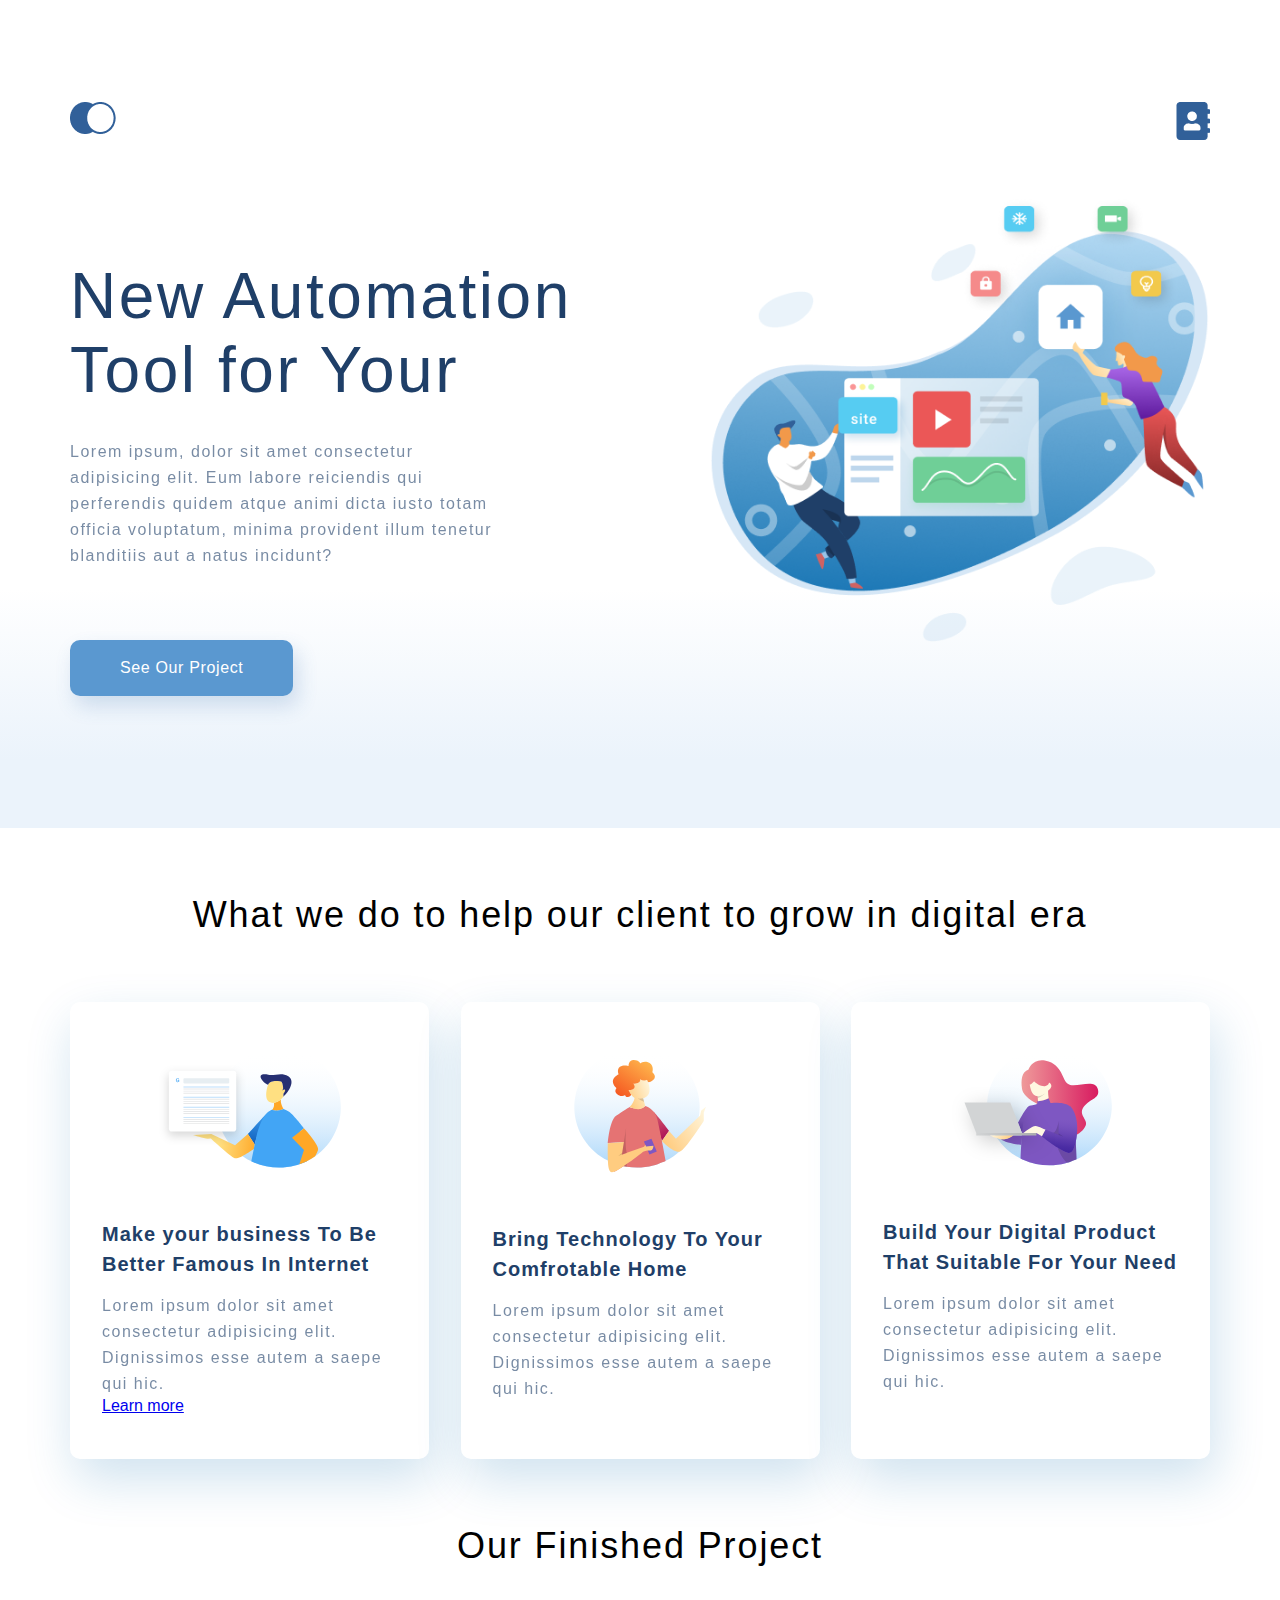
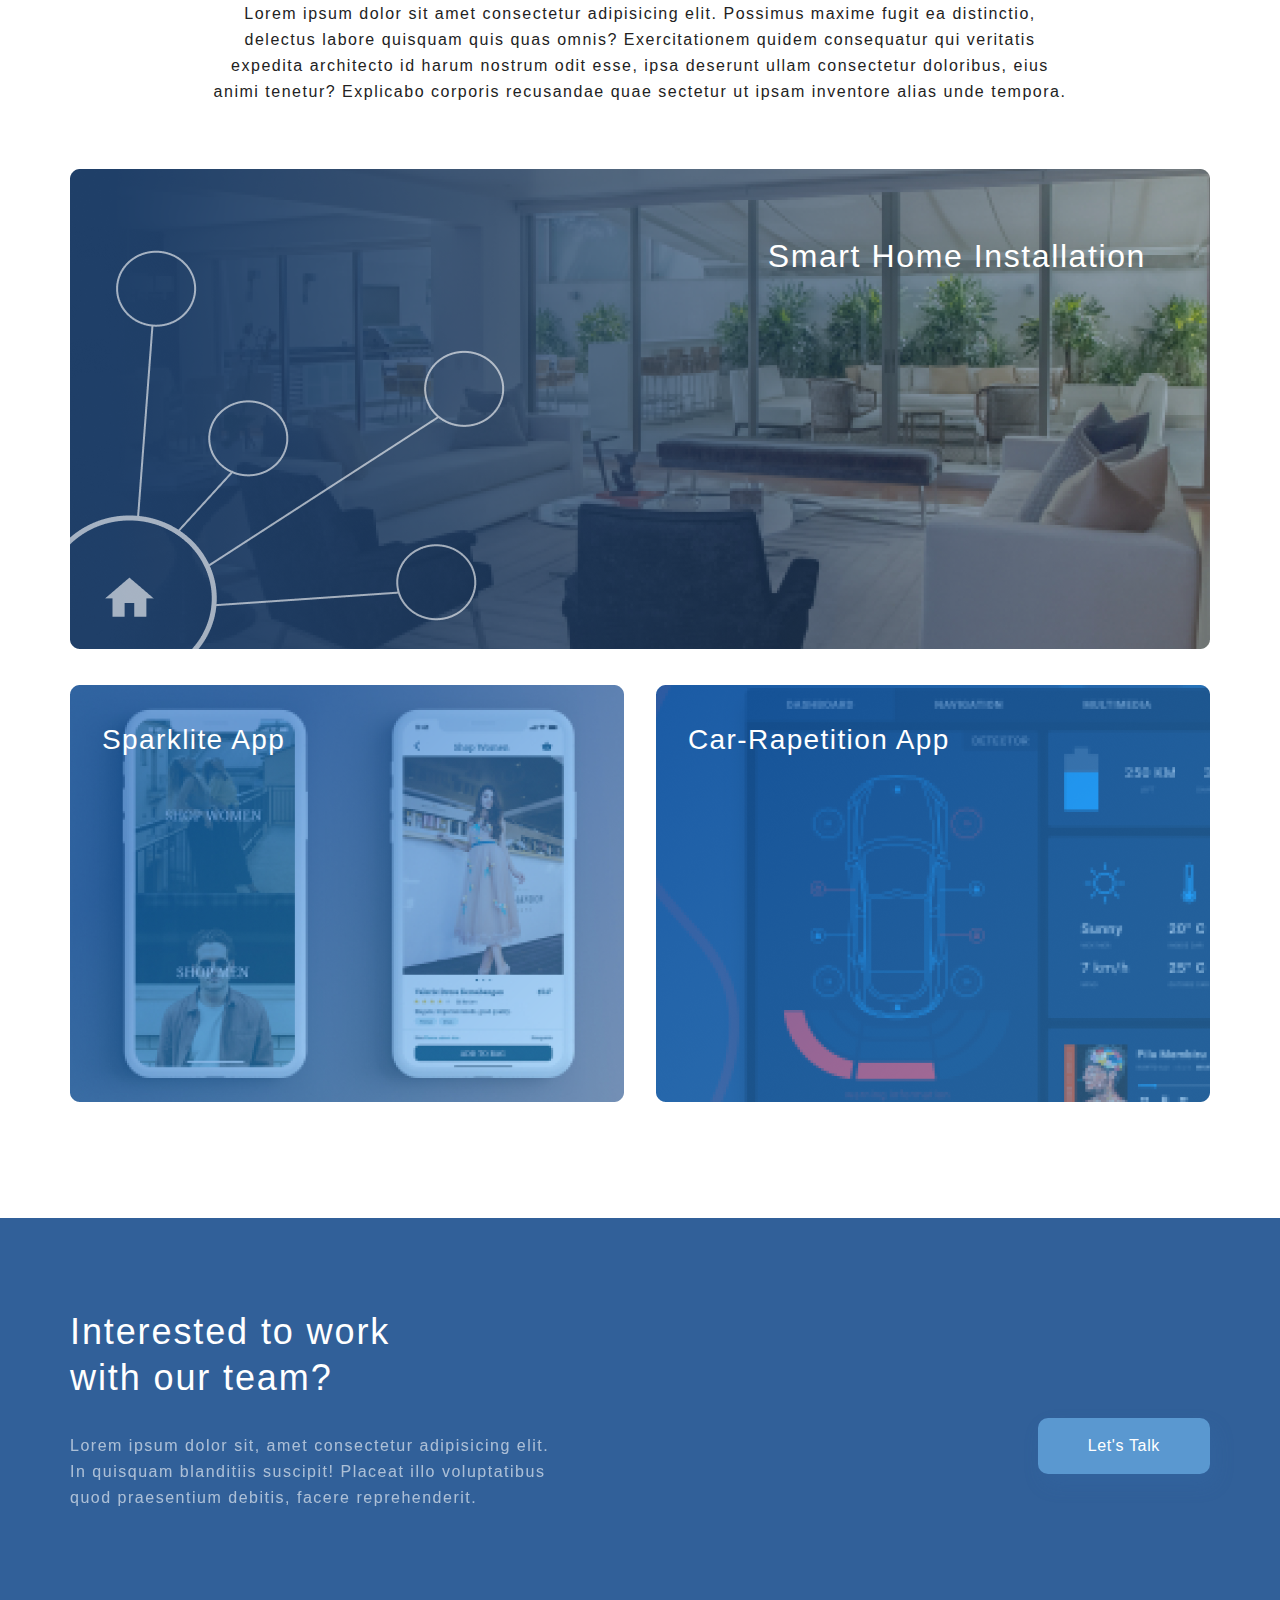
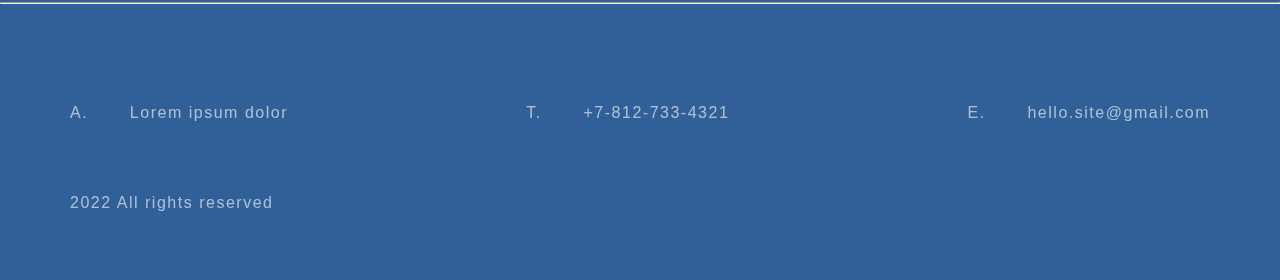
<file: HW008/index.html>
<!DOCTYPE html>
<html lang="en">

<head>
    <meta charset="UTF-8">
    <meta http-equiv="X-UA-Compatible" content="IE=edge">
    <meta name="viewport" content="width=device-width, initial-scale=1.0">
    <link rel="stylesheet" href="style.css">
    <title>Index</title>
</head>

<body>

    <div class="top">
        <div class="container top_box">
            <ul class="header">
                <li> <a href="index.html"><img src="img/logo.png" alt="logo"></a></li>
                <li> <a href="contacts.html"><img src="img/contact.png" alt=" contacts"></a></li>
            </ul>
            <div class="top_info">
                <h1 class="top_heading">New Automation Tool for Your </h1>
                <p class="text top_text">Lorem ipsum, dolor sit amet consectetur adipisicing elit.
                    Eum labore reiciendis qui perferendis quidem atque animi dicta iusto totam
                    officia voluptatum, minima provident illum tenetur blanditiis aut a natus incidunt?
                </p>
                <a href="" class="top_button">See Our Project</a>
            </div>
        </div>

    </div>


    <div class="what-we-do container">
        <h3 class="heading">What we do to help our client to grow in digital era</h3>
        <div class="card-box">
            <div class="card">
                <img class="card_img" src="img/card-1.svg" alt="card1">
                <h4 class="heading-mini">Make your business To Be Better Famous In Internet</h4>
                <p class="text">Lorem ipsum dolor sit amet consectetur adipisicing elit. Dignissimos esse autem a saepe
                    qui hic.
                </p>
                <a class="card_link" href="#">Learn more</a>
            </div>
            <div class="card">
                <img class="card_img" src="img/card-2.svg" alt="card2">
                <h4 class="heading-mini">Bring Technology To Your Comfrotable Home</h4>
                <p class="text">Lorem ipsum dolor sit amet consectetur adipisicing elit. Dignissimos esse autem a saepe
                    qui hic.
                </p>
            </div>
            <div class="card">
                <img class="card_img" src="img/card-3.svg" alt="card3">
                <h4 class="heading-mini">Build Your Digital Product That Suitable For Your Need</h4>
                <p class="text">Lorem ipsum dolor sit amet consectetur adipisicing elit. Dignissimos esse autem a saepe
                    qui hic.
                </p>
            </div>
    </div>
    </div>
    <div class="project container">
        <h3 class="heading">Our Finished Project</h3>
        <p class="text text_project">Lorem ipsum dolor sit amet consectetur adipisicing elit. 
            Possimus maxime fugit ea distinctio, delectus labore quisquam quis quas omnis? 
            Exercitationem quidem consequatur qui veritatis expedita architecto id harum nostrum odit esse, 
            ipsa deserunt ullam consectetur doloribus, eius animi tenetur? Explicabo corporis recusandae quae
            sectetur ut ipsam inventore alias unde tempora.
        </p>
        <div class="project_item">
            <img class="project_img" src="img/project-1.png" alt="photo">
            <p class="project_text">Smart Home Installation</p>
        </div>
        <div class="project_parent">
            <div class="project_item  project_item_margin">
                <img class="project_img"  src="img/project-2.png" alt="photo">
                <p class="project_text2">Sparklite App</p>
            </div>
            <div class="project_item">
                <img  class="project_img" src="img/project-3.png" alt="photo">
                <p class="project_text2">Car-Rapetition App</p>
            </div>
        </div> 
    </div>






     <div class="footer">
        <div class="container">
            <div class="footer_top">
                <div class="footer_text">
                    <h3 class="heading footer_heading">Interested to work with our team?</h3>
                    <p class="text  footer_par">Lorem ipsum dolor sit, amet consectetur adipisicing elit. 
                        In quisquam blanditiis suscipit! Placeat illo voluptatibus quod praesentium debitis,
                        facere reprehenderit.
                    </p>
                </div>
                <a href="" class="bottom_button">Let's Talk</a>
            </div>
        </div>    
            <hr>
        <div class="container">  
            <div class="footer_bottom">
                <ul class="footer_info">
                    <li class="text  footer_par">A. &nbsp; &nbsp; &nbsp; Lorem ipsum dolor</li>
                    <li class="text  footer_par">T. &nbsp; &nbsp; &nbsp; +7-812-733-4321</li>
                    <li class="text  footer_par">E. &nbsp; &nbsp; &nbsp; hello.site@gmail.com</li>
                </ul>

                <div class="footer_copy">
                    <p class="text white">2022 All rights reserved</p>
                </div>
            </div>
       
        </div>

    </div>
 











</body>

</html>
</file>
<file: HW008/style.css>
* {
    margin: 0;
    padding: 0;
 
    }
body{
    font-family: sans-serif;
   
}
.container{
    max-width:1140px;
    margin:0 auto;
   
}
.card-box {
    display:flex;
  
        display: flex;
      
        justify-content:space-between;
        padding: 64px 0;
  
   
}
.card{
    width:359px;
    padding:44px 32px ;
    box-sizing: border-box;
    background: #FFF;
    box-shadow: 5px 20px 50px rgba(16, 112, 177, 0.2);
    border-radius: 10px;
    display: flex;
    flex-direction: column;

}
.top{
    min-height: 768px;
    background: linear-gradient(0deg, #EBF3FB 8.84%, rgba(152, 195, 232, 0) 31.12%);
}
.header{
    display: flex;
    flex-wrap: wrap;
    justify-content:space-between;
    list-style-type: none;
    padding-top:42px;
}
.top_box{
    display:flex;
    flex-direction:column ;
    height:100%;
   
}
.top_heading{
    font-size: 64px;
    color: #1f3f68;
    width:510px;
    font-weight: 300;
    line-height: 74px;
    letter-spacing: 0.04em;
    margin-bottom: 32px;

}
.top_info{
    padding-top: 115px;
    flex-grow: 1;
    background-image:url(img/top_back.png) ;
    background-repeat: no-repeat;
    background-position: right center;
    background-size: 44%;
}

.top_text{
    width:425px;
}
.top_button, .bottom_button {
    font-size: 16px;
    line-height: 26px;
    text-align: center;
    letter-spacing: 0.04em;
    color: #FFFFFF;
    background: #5A98D0;
    box-shadow: 5px 10px 20px rgba(53, 110, 173, 0.2);
    border-radius: 10px;
    padding: 15px 50px;
    text-decoration: none;
    display: inline-block;
    margin-top: 71px;
    box-sizing: border-box;
}



.text{
    font-size: 1em;
    line-height: 26px;
    color:#1f3f68;
    letter-spacing: 0.04cm;
    opacity: 0.6;
}
.text_project{
    width: 75%;
    margin: 32px auto 64px;
    color:#222;
    opacity:1;
    text-align: center;
}
.what-we-do{
    padding-top: 64px;
 
}
.heading{
    font-size: 36px;
    text-align: center;
    font-weight: 300;
    line-height: 46px;
    letter-spacing: 0.05cm;

}
.heading-mini{
    font-size: 20px;
    line-height: 30px;
    color:#1f3f68;
    letter-spacing: 0.05em;
    margin-bottom: 14px;

}
.main{
    display: flex;
}
.project{
    margin-bottom: 112px;
}
 .project_parent{
    display: flex;
    justify-content: space-between;
    margin-top: 32px;

} 

.project_item{
    position: relative;
     flex-grow: 1; 

}
 .project_item_margin{
    margin-right:32px;
} 
.project_img{
    width:100%;
}
.project_text{
    position: absolute;
    font-size: 32px;
    line-height: 46px;
    letter-spacing: 0.05em;
    color: #FFF;
    top: 64px;
    right: 64px;

}


.project_text2{
    position: absolute;
    font-size: 28px;
    line-height: 46px;
    letter-spacing: 0.05em;
    color: #FFF;
    top: 32px;
    left:32px;

}

.input-text{
    width:410px;
    height: 70px;
    margin-top: 8px;
    margin-bottom: 30px;
    border: 1px solid #356ead;
    box-sizing: border-box;
    border-radius: 10px;
    opacity: 0.4;
}
.area{
    height: 140px; 
}
.button-submit{
    width:410px;
    height:70px;
    margin-top:70px;
    background: #5a98d0;
    box-shadow: 5px 20px 50px rgba(16,112,177,0.2);
    border-radius: 10px;
    font-weight: 500;
    font-size: 1em;
    line-height: 26px;
    text-align: center;
    color: #fff;
    text-transform: uppercase;
}

.card-holder2{

    padding: 78px 0 96px;
    display: flex;
    justify-content: space-around ; 
}




.c-card{
    width: 510px;
    height: 800px;
    background: #FFFFFF;
    box-shadow: 5px 10px 50px rgba(16, 112, 177, 0.2);
    border-radius: 10px;
    box-sizing: border-box;
    display: flex;
    flex-direction: column;
    padding:0 35px;
}
.card_img{
    align-self: center;
    margin-bottom: 51px;
}

.ucase{
    text-transform: uppercase;
    margin-top: 40px;
    margin-bottom: 24px;
}
.contacts-info{
    box-shadow:none;
}
.contact_detail2{
    list-style-type: none;
}
.map{
    width:90%;
    margin: 0 auto;
}
.crd_data{
    margin-bottom:16px ;
    font-size: 1em;
    line-height: 36px;
    color:#1f3f68 !important;
    letter-spacing: 0.04cm;
    opacity: 0.6;   
}
.footer{
    background: #316099;
    color:#fff;
    padding-bottom: 64px;
}
.footer_top{
    display:flex;
    justify-content: space-between;
    align-items: center;
    padding:91px 0;
}
.footer_heading{
    width:341px;
    text-align: left;
}

.footer_par{
    max-width:495px;
    text-align: left; 
    color: #fff;
    font-size: 16px;
    line-height: 26px;
    margin-top: 32px;
} 
 .footer_bottom{
     padding-top: 64px;
 }   



.footer_info{
    list-style-type: none;
    display: flex;
    justify-content:space-between;
}
.footer_copy{
  margin-top: 64px; 

}
.white{
    color:#fff;
}
.top_box{
    margin-top: 60px;
}
.contact_header{
    
   margin-top: 60px;
   padding-top: 30px;
   padding-bottom: 40px;
    background-image: url("img/bubbles.png") ; 
    background-position: center;
    background-repeat: no-repeat;
    background-size: cover;
}



.heading_contacts{
    font-weight: 500;
    font-size: 44px;
    line-height: 74px;
    text-align: center;
    letter-spacing: 0.04em;
    color: #FFFFFF;
}
.text_contact_top{
    margin: 16px auto 0;
    max-width:780px;
    font-size: 20px;
    line-height: 30px;
    text-align: center;
    letter-spacing: 0.04em;
    color: #FFFFFF;
}

@media (max-width:1024px) {
    .card{
        margin-bottom:32px ;
    }
    #send_us{
        width:100px;
        box-sizing: border-box;
    }
    .container{
        padding-left: 32px;
        padding-right: 32px;
    }
    .top_info{
        background-position-x: right 280px;
    }

    .card-box {
        flex-direction: column;
        align-items: center;
    }
    .c-card{
        margin-bottom:32px ;
    }
    .footer_info{
        flex-direction: column;
        align-items: top;
    }
    .footer_text{
       width:336px; 
    }
    .footer_top{
        padding: 47px 92px 64px;
        display:flex;
        align-items: flex-start;
    }
    .bottom_button{
        padding:10px 25px;
        border-radius: 0; ;
        text-decoration: none;
        margin-top:120px ;
    }
    .footer_bottom{
        padding: 47px 92px 0px ;
        display: flex;
        flex-direction: column;
        align-items: top;
    }
   
    .text_contact_top{
        max-width:520px;
    } 
    .card-holder2{
        flex-direction: column;
        align-items: center;

    }
    .map{
        width:100%;
    }
   
}

@media(max-width:768px){
   
    .card{
        width:100%;
    }
.header{
    padding-top: 24px;
}
.top{
    min-height: 376px;
    padding-bottom: 41px;
}
.top_info{
    padding-top: 36px;
    display:flex;
    flex-direction: column;
    align-items: center;
    background-image: none;
    box-sizing: border-box;
}


.top_heading{
    width:100%;
    font-size: 32px;
    line-height: 37px;
    text-align: center;
    margin-bottom: 12px;
   
}
.top_text{
   width:100% ;
   text-align: center;
}
.top_button{
    font-size: 12px;
    line-height:26px ;
    padding:0 8px;
}
.heading{
    font-size: 24px;
    line-height:28px ;
}
.card-box{
    padding-top: 32px;
}

.what-we-do{
    padding-top:48px ;
}
.text_project{
    width:100%;
}
.project_text{
    font-size: 1em;
    line-height: 19px;
    top:16px;
    right: 16px;
}
.project_text2{
   left: 16px;
   font-size: 16px;
    line-height: 19px;

}
.project_parent{
   flex-direction: column;
   margin-top: 16px; 
}
.project_item_margin{
    margin:0;
}
.footer{
    padding-bottom: 32px;
}
.footer_top{
    padding:18px 0 32px;
    flex-direction: column;
    align-items: center; 
}
 
.footer_heading{
    font-size: 24px;
    line-height: 28px;
    text-align: center;
}

.footer_par{
    font-size: 16px;
    line-height: 26px;
    text-align: center;
}
.bottom_button{
    margin-top: 40px;
}
.footer_bottom{
    padding: 0 ;

}
.footer_info{
    padding:0;
}

.footer_par {
    text-align: left;
    line-height: 17px;
}

.footer_copy {
    margin-top: 37px;
    text-align: center;
}

.heading_contacts{
    font-size: 24px;
    line-height: 28px;
    letter-spacing: 0.04em;

}
.text_contact_top{
    max-width:341px;
    font-size: 16px;
    line-height: 30px;
} 

.c-card{
    width: 340px;
    padding :0 40px;
    
}
.input-text{
    width:270px;
    height: 46px;
    margin-top: 8px;
    margin-bottom: 30px;
    border: 1px solid #356ead;
    box-sizing: border-box;
    border-radius: 10px;
    opacity: 0.4;
}
.area{
    height: 92px; 
}
#send_us{
    width:217px; 
  
    font-size: 16px;
    line-height: 30px;
  
 
}
.contacts-info{
    padding-bottom: 0;
}

.button-submit{
    width:270px;
    height:42px;
    margin-top:42px;
}
</file>
